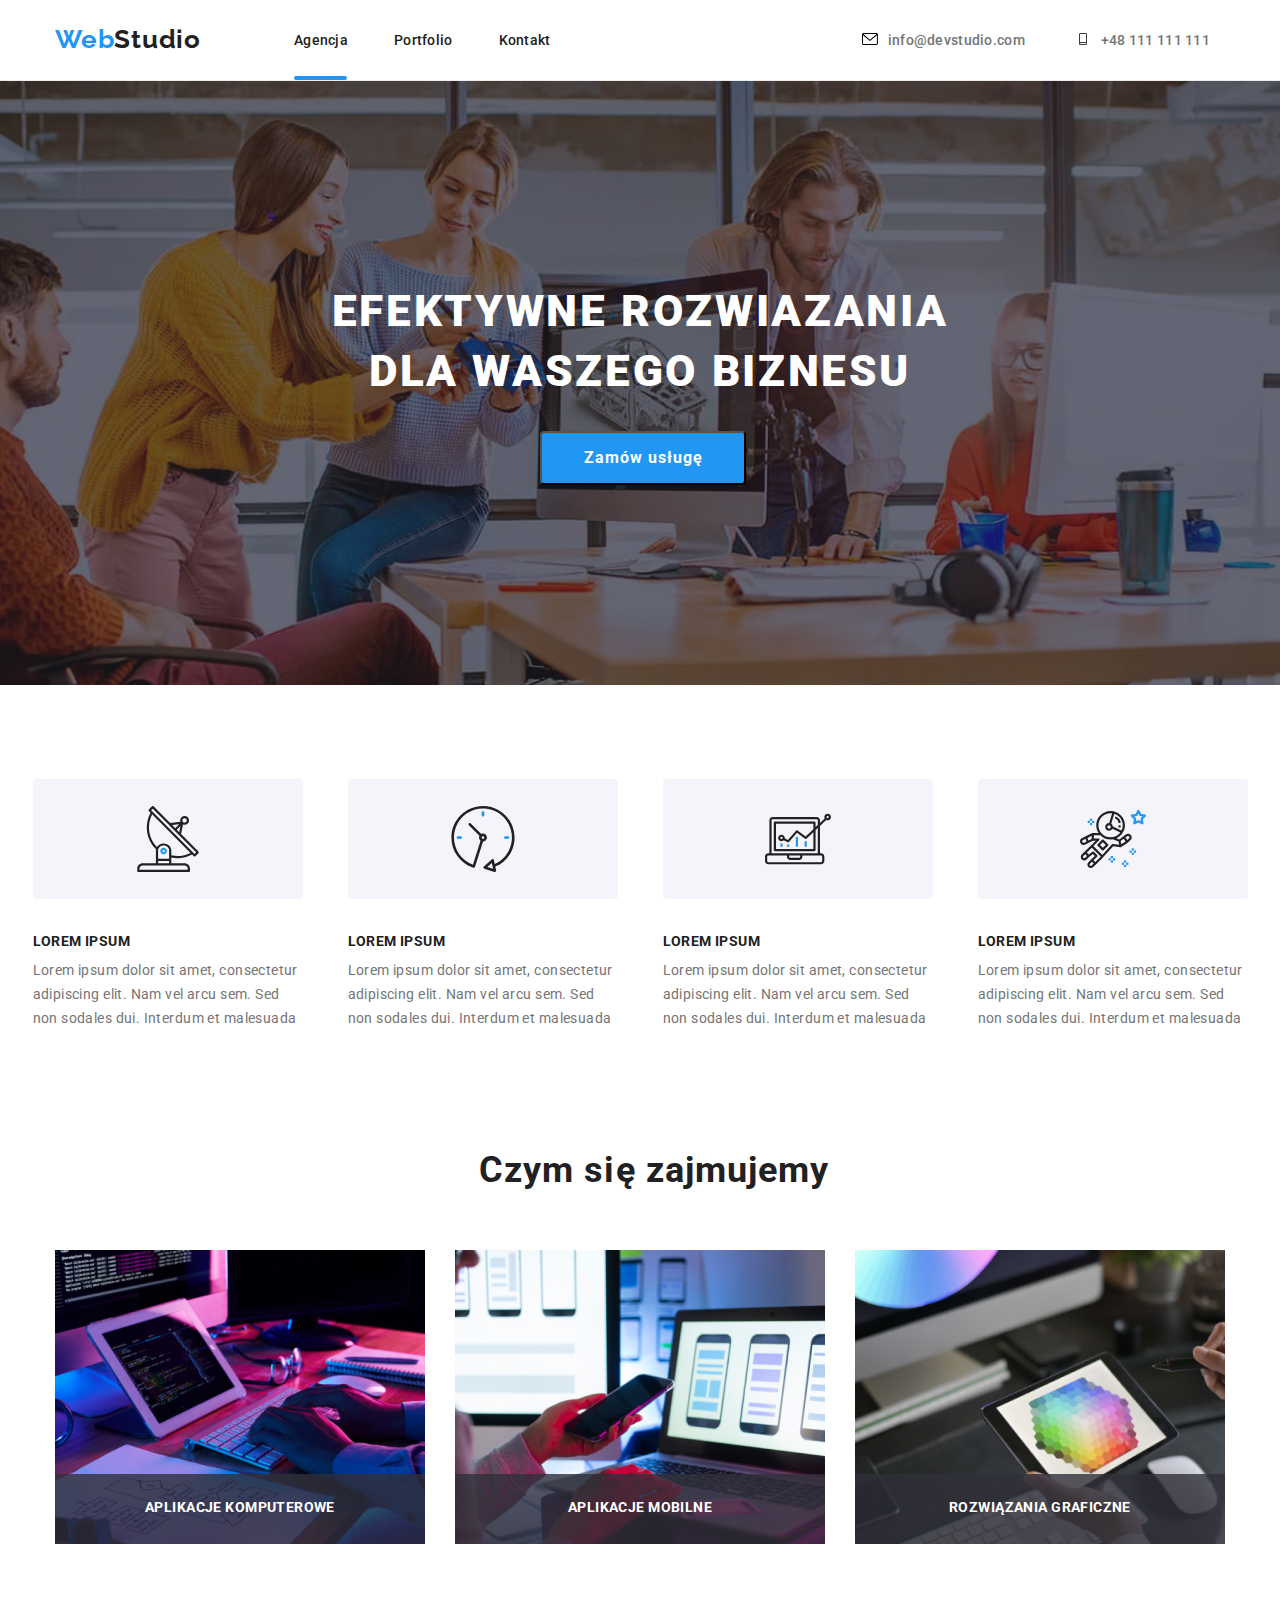
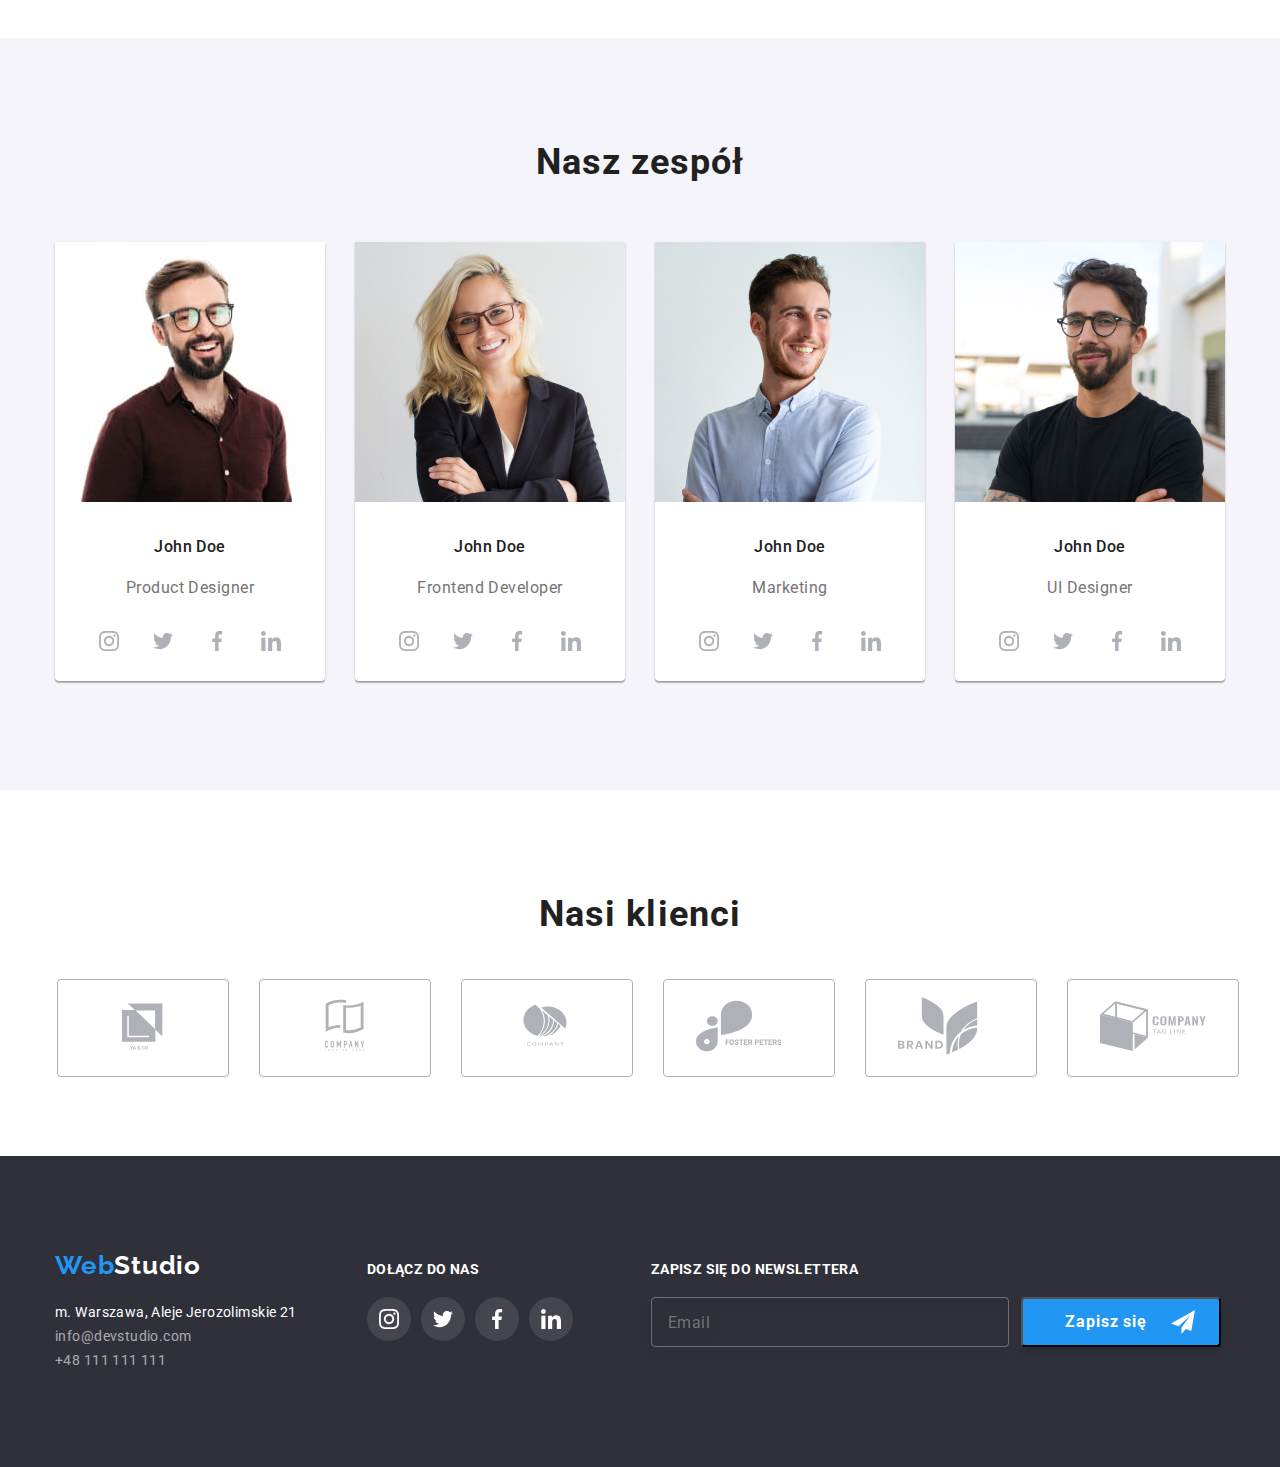
<file: index.html>
<!DOCTYPE html>
<html lang="en">
  <head>
    <meta charset="UTF-8" >
    <meta http-equiv="X-UA-Compatible" content="IE=edge">
    <meta name="viewport" content="width=device-width, initial-scale=1.0"/>
    <link rel="stylesheet" href="https://cdnjs.cloudflare.com/ajax/libs/modern-normalize/1.0.0/modern-normalize.min.css"/>
    <link rel="preconnect" href="https://fonts.googleapis.com">
    <link rel="preconnect" href="https://fonts.gstatic.com" crossorigin/>
    <link href="https://fonts.googleapis.com/css2?family=Raleway:wght@700&family=Roboto:wght@400;500;700;900&display=swap" rel="stylesheet"/>
    <link rel="stylesheet" href="./css/main.min.css">
    <title>WebStudio</title>
  </head>

  <body>
    <header class="header">
      <div class="container">
        <nav class="navigation">
          <a class="logo logo--light-theme link" href="./index.html"><span class="logo__span">Web</span>Studio</a>

          <ul class="navigation__list list">
            <li class="navigation__item agency--main">
              <a class="navigation__link link" href="./index.html">Agencja</a>
            </li>
            <li class="navigation__item">
              <a class="navigation__link link" href="./portfolio.html">Portfolio</a>
            </li>
            <li class="navigation__item">
              <a class="navigation__link link" href="#">Kontakt</a>
            </li>
          </ul>
        </nav>
        
        <div class="header-contact">
          <a class="mailto link" href="mailto:info@devstudio.com">
            <svg class="mailto__item">
              <use href="./images/sprite.svg#icon-envelope"></use>
            </svg>info@devstudio.com
          </a>
          
          <a class="phone link" href="tel:+48111111111">
            <svg class="phone__item">
              <use href="./images/sprite.svg#icon-smartphone"></use>
            </svg>+48 111 111 111
          </a>
        </div>

        <button class="menu-btn" type="button" data-menu-open>
          <svg class="menu-btn__icon" width="40" height="40">
            <use href="./images/sprite.svg#icon-menu"></use>
          </svg> 
        </button>
      </div>
    </header>

    <main>

      <!-- ======== HERO ======== -->

      <section class="hero">
        <div class="container">
          <h1 class="hero__header">
            EFEKTYWNE ROZWIAZANIA DLA WASZEGO BIZNESU
          </h1>

          <button class="modal-btn" type="button" data-modal-open>Zamów usługę</button>
        </div>
      </section>

      <!-- ======== NASZE ATUTY ======== -->

      <section class="our-strengths section">
        <div class="container">
          <ul class="our-strengths__list list">
            <li class="our-strengths__item">
              <svg class="our-strengths__icon">
                <use href="./images/sprite.svg#icon-antenna"></use>
              </svg>
              <h3 class="secondary-header">LOREM IPSUM</h3>
              <p class="our-strengths__text">
              Lorem ipsum dolor sit amet, consectetur adipiscing elit. Nam vel
              arcu sem. Sed non sodales dui. Interdum et malesuada
              </p>
            </li>

            <li class="our-strengths__item">
              <svg class="our-strengths__icon">
                <use href="./images/sprite.svg#icon-clock"></use>
              </svg>
              <h3 class="secondary-header">LOREM IPSUM</h3>
              <p class="our-strengths__text">
              Lorem ipsum dolor sit amet, consectetur adipiscing elit. Nam vel
              arcu sem. Sed non sodales dui. Interdum et malesuada
              </p>
            </li>

            <li class="our-strengths__item">
              <svg class="our-strengths__icon">
                <use href="./images/sprite.svg#icon-diagram"></use>
              </svg>
              <h3 class="secondary-header">LOREM IPSUM</h3>
              <p class="our-strengths__text">
              Lorem ipsum dolor sit amet, consectetur adipiscing elit. Nam vel
              arcu sem. Sed non sodales dui. Interdum et malesuada
              </p>
            </li>

            <li class="our-strengths__item">
              <svg class="our-strengths__icon">
                <use href="./images/sprite.svg#icon-astronaut"></use>
              </svg>
              <h3 class="secondary-header">LOREM IPSUM</h3>
              <p class="our-strengths__text">
              Lorem ipsum dolor sit amet, consectetur adipiscing elit. Nam vel
              arcu sem. Sed non sodales dui. Interdum et malesuada
              </p>
            </li>
          </ul>
        </div>
      </section>

      <!-- ======== CZYM SIĘ ZAJMUJEMY ======== -->

      <section class="what-we-do">
        <div class="container">
          <h2 class="main-header">Czym się zajmujemy</h2>

          <ul class="what-we-do__list list">
            <li class="what-we-do__item">
              <img class="what-we-do__img"
              src="./images/what-we-do/keyboard.jpg"
              alt="keyboard"
              width="370"
              height="294"/>
              <p class="secondary-header">APLIKACJE KOMPUTEROWE</p>
              </li>

              <li class="what-we-do__item">
                <img class="what-we-do__img"
              src="./images/what-we-do/phone.jpg"
              alt="phone"
              width="370"
              height="294"/>
              <p class="secondary-header">APLIKACJE MOBILNE</p>
              </li>
              <li class="what-we-do__item">
                <img class="what-we-do__img"
              src="./images/what-we-do/tablet.jpg"
              alt="tablet"
              width="370"
              height="294"/>
              <p class="secondary-header">ROZWIĄZANIA GRAFICZNE</p>
              </li>
          </ul>
        </div>
      </section>

      <!-- ======== NASZ ZESPÓŁ ======== -->

      <section class="our-team section">
        <div class="container">
          <h2 class="main-header">Nasz zespół</h2>

          <ul class="our-team__list list">
            <li class="our-team__item">
              <picture>
                <source media="(min-width: 1200px)"
                srcset="./images/our-team/men1.jpg 1x, ./images/our-team/men1@2x.jpg 2x">
                <source media="(min-width: 768px)"
                  srcset="./images/our-team/men1_tablet.jpg 1x, ./images/our-team/men1_tablet@2x.jpg 2x">
                <source
                  srcset="./images/our-team/men1_mobile.jpg 1x, ./images/our-team/men1_mobile@2x.jpg 2x">
                
                  <img class="our-team__img" src="./images/our-team/men1_mobile.jpg" alt="men1" />
              </picture>

              <h3 class="our-team__name">John Doe</h3>
              <p class="our-team__job">Product Designer</p>

                <ul class="social__list list">
                  <li class="social__item">
                    <a class="social__link" href="#">
                      <svg class="social__icon">
                        <use href="./images/sprite.svg#icon-instagram"></use>
                      </svg>
                    </a>
                  </li>
                  <li class="social__item">
                    <a class="social__link" href="#">
                      <svg class="social__icon">
                        <use href="./images/sprite.svg#icon-twitter"></use>
                      </svg>
                    </a>
                  </li>
                  <li class="social__item">
                    <a class="social__link" href="#">
                      <svg class="social__icon">
                        <use href="./images/sprite.svg#icon-facebook"></use>
                      </svg>
                    </a>
                  </li>
                  <li class="social__item">
                    <a class="social__link" href="#">
                      <svg class="social__icon">
                        <use href="./images/sprite.svg#icon-linkedin"></use>
                      </svg>
                    </a>
                  </li>
                </ul>
              </li>

              <li class="our-team__item">
                <picture>
                  <source media="(min-width: 1200px)"
                  srcset="./images/our-team/woman.jpg 1x, ./images/our-team/woman@2x.jpg 2x">
                  <source media="(min-width: 768px)"
                    srcset="./images/our-team/woman_tablet.jpg 1x, ./images/our-team/woman_tablet@2x.jpg 2x">
                  <source
                    srcset="./images/our-team/woman_mobile.jpg 1x, ./images/our-team/woman_mobile@2x.jpg 2x">
                  
                    <img class="our-team__img" src="./images/our-team/woman_mobile.jpg" alt="woman" />
                </picture>

              <h3 class="our-team__name">John Doe</h3>
              <p class="our-team__job">Frontend Developer</p>
              <ul class="social__list list">
                <li class="social__item">
                  <a class="social__link" href="#">
                    <svg class="social__icon">
                      <use href="./images/sprite.svg#icon-instagram"></use>
                    </svg>
                  </a>
                </li>
                <li class="social__item">
                  <a class="social__link" href="#">
                    <svg class="social__icon">
                      <use href="./images/sprite.svg#icon-twitter"></use>
                    </svg>
                  </a>
                </li>
                <li class="social__item">
                  <a class="social__link" href="#">
                    <svg class="social__icon">
                      <use href="./images/sprite.svg#icon-facebook"></use>
                    </svg>
                  </a>
                </li>
                <li class="social__item">
                  <a class="social__link" href="#">
                    <svg class="social__icon">
                      <use href="./images/sprite.svg#icon-linkedin"></use>
                    </svg>
                  </a>
                </li>
              </ul>
            </li>

            <li class="our-team__item">
              <picture>
                <source media="(min-width: 1200px)"
                srcset="./images/our-team/men2.jpg 1x, ./images/our-team/men2@2x.jpg 2x">
                <source media="(min-width: 768px)"
                  srcset="./images/our-team/men2_tablet.jpg 1x, ./images/our-team/men2_tablet@2x.jpg 2x">
                <source
                  srcset="./images/our-team/men2_mobile.jpg 1x, ./images/our-team/men2_mobile@2x.jpg 2x">
                
                  <img class="our-team__img" src="./images/our-team/men2_mobile.jpg" alt="men2" />
              </picture>

              <h3 class="our-team__name">John Doe</h3>
              <p class="our-team__job">Marketing</p>
              <ul class="social__list list">
                <li class="social__item">
                  <a class="social__link" href="#">
                    <svg class="social__icon">
                      <use href="./images/sprite.svg#icon-instagram"></use>
                    </svg>
                  </a>
                </li>
                <li class="social__item">
                  <a class="social__link" href="#">
                    <svg class="social__icon">
                      <use href="./images/sprite.svg#icon-twitter"></use>
                    </svg>
                  </a>
                </li>
                <li class="social__item">
                  <a class="social__link" href="#">
                    <svg class="social__icon">
                      <use href="./images/sprite.svg#icon-facebook"></use>
                    </svg>
                  </a>
                </li>
                <li class="social__item">
                  <a class="social__link" href="#">
                    <svg class="social__icon">
                      <use href="./images/sprite.svg#icon-linkedin"></use>
                    </svg>
                  </a>
                </li>
              </ul>
            </li>

            <li class="our-team__item">
              <picture>
                <source media="(min-width: 1200px)"
                srcset="./images/our-team/men3.jpg 1x, ./images/our-team/men3@2x.jpg 2x">
                <source media="(min-width: 768px)"
                  srcset="./images/our-team/men3_tablet.jpg 1x, ./images/our-team/men3_tablet@2x.jpg 2x">
                <source
                  srcset="./images/our-team/men3_mobile.jpg 1x, ./images/our-team/men3_mobile@2x.jpg 2x">
                
                  <img class="our-team__img" src="./images/our-team/men3_mobile.jpg" alt="men3" />
              </picture>

              <h3 class="our-team__name">John Doe</h3>
              <p class="our-team__job">UI Designer</p>
              <ul class="social__list list">
                <li class="social__item">
                  <a class="social__link" href="#">
                    <svg class="social__icon">
                      <use href="./images/sprite.svg#icon-instagram"></use>
                    </svg>
                  </a>
                </li>
                <li class="social__item">
                  <a class="social__link" href="#">
                    <svg class="social__icon">
                      <use href="./images/sprite.svg#icon-twitter"></use>
                    </svg>
                  </a>
                </li>
                <li class="social__item">
                  <a class="social__link" href="#">
                    <svg class="social__icon">
                      <use href="./images/sprite.svg#icon-facebook"></use>
                    </svg>
                  </a>
                </li>
                <li class="social__item">
                  <a class="social__link" href="#">
                    <svg class="social__icon">
                      <use href="./images/sprite.svg#icon-linkedin"></use>
                    </svg>
                  </a>
                </li>
              </ul>
            </li>
          </ul>
        </div>
      </section>

        <!-- ======== NASI KLIENCI ======== -->

      <section class="our-customers section">
        <div class="container">
          <h2 class="main-header">Nasi klienci</h2>

            <ul class="our-customers__list list">
              <li class="our-customers__item">
                <svg class="our-customers__icon">
                  <use href="./images/sprite.svg#icon-yaco"></use>
                </svg>
              </li>
              <li class="our-customers__item">
                <svg class="our-customers__icon">
                  <use href="./images/sprite.svg#icon-companydouble"></use>
                </svg>
              </li>
              <li class="our-customers__item">
                <svg class="our-customers__icon">
                  <use href="./images/sprite.svg#icon-companycircle"></use>
                </svg>
              </li>
              <li class="our-customers__item">
                <svg class="our-customers__icon">
                  <use href="./images/sprite.svg#icon-foster"></use>
                </svg>
              </li>
              <li class="our-customers__item">
                <svg class="our-customers__icon">
                  <use href="./images/sprite.svg#icon-brand"></use>
                </svg>
              </li>
              <li class="our-customers__item">
                <svg class="our-customers__icon">
                  <use href="./images/sprite.svg#icon-companysquare"></use>
                </svg>
              </li>
            </ul>
        </div>
      </section>
    </main>

    <!-- ======== FOOTER ======== -->

    <footer class="footer section">
      <div class="container">
        <div class="address-box">
        <div class="left-side">
          <p class="logo logo--dark-theme"><span class="logo__span">Web</span>Studio</p>

          <address class="address">
            <ul class="address__list list">
              <li class="address__item">
                <a class="address__home link" href="https://goo.gl/maps/9fJ4axjzsEz8mTYB8" target="_blank">
                  m. Warszawa, Aleje Jerozolimskie 21</a>
              </li>
            <li class="address__item">
                <a class="address__mailto link" href="mailto:info@devstudio.com"
                >info@devstudio.com</a>
              </li>
              <li class="address__item">
                <a class="address__phone link" href="tel:+48111111111">+48 111 111 111</a>
              </li>
            </ul>
          </address>
        </div>

        <div class="middle-side">      
          <h3 class="secondary-header">DOŁĄCZ DO NAS</h3>

          <ul class="join-us__list list">
            <li class="join-us__item">
              <a class="join-us__link" href="#">
                <svg class="social__icon">
                  <use href="./images/sprite.svg#icon-instagram">
                  </use>
                </svg>
              </a>
            </li>
            <li class="join-us__item">
              <a class="join-us__link" href="#">
                <svg class="social__icon">
                  <use href="./images/sprite.svg#icon-twitter">
                  </use>
                </svg>
              </a>
            </li>
            <li class="join-us__item">
              <a class="join-us__link" href="#">
                <svg class="social__icon">
                  <use href="./images/sprite.svg#icon-facebook">
                  </use>
                </svg>
              </a>
            </li>
            <li class="join-us__item">
              <a class="join-us__link" href="#">
                <svg class="social__icon">
                  <use href="./images/sprite.svg#icon-linkedin">
                  </use>
                </svg>
              </a>
            </li>
          </ul>
        </div>
      </div>

        <div class="right-side">
          <h3 class="secondary-header">ZAPISZ SIĘ DO NEWSLETTERA</h3>

          <form name="signup" autocomplete="on" novalidate>
            <ul class="singup__list list">
              <li class="singup__item">
                <label>
                  <input class="singup__email" type="email" name="email" placeholder="Email"/>
                </label>
              </li>

              <li class="singup__item">
                <button class="modal-btn" type="submit">Zapisz się
                  <svg class="singup__icon">
                    <use href="./images/sprite.svg#icon-send"></use>
                  </svg>
                </button>
              </li>
            </ul>
          </form>
        </div>
      </div>
    </footer>

    <div class="backdrop is-hidden" data-modal>
      <div class="modal">
        <button type="button" class="close-btn" data-modal-close>
          <svg class="close-btn-icon">
            <use href="./images/sprite.svg#close"></use>
          </svg>
        </button>

        <h4 class="modal__header">Zostaw swoje dane w formularzu poniżej</h4>

        <form name="modal__form" autocomplete="on" novalidate>
          <label class="modal__form-field">
            Imie
            <span class="modal__form-box">
              <input class="modal__form-input" type="text" name="username">
              <svg class="modal__form-input-icon">
                <use href="./images/sprite.svg#icon-person"></use>
              </svg>
            </span>
          </label>

          <label class="modal__form-field">
            Telefon
            <span class="modal__form-box">
              <input class="modal__form-input" type="tel" name="phone">
              <svg class="modal__form-input-icon">
                <use href="./images/sprite.svg#icon-phone"></use>
              </svg>
            </span>
          </label>

          <label class="modal__form-field">
            Email
            <span class="modal__form-box">
              <input class="modal__form-input" type="email" name="email">
              <svg class="modal__form-input-icon">
                <use href="./images/sprite.svg#icon-email"></use>
              </svg>
            </span>
          </label>
        
          <label class="modal__form-field">
            Komentarz
            <textarea class="modal__form-input-feedback" name="feedback" placeholder="Wprowadź tekst"></textarea>
          </label>
    
          <div class="modal__form-policy">
            <input class="modal__form-policy-input visually-hidden" id="user-policy" type="checkbox" name="policy">
            <label for="user-policy" class="modal__form-policy-text"> Oświadczam iż akceptuję <a class="rules-policy" href="#">Regulamin</a> i <a class="rules-policy" href="#">Politykę Prywatności</a>.
            </label>
          </div>

          <button class="form__btn" type="submit">Wyślij</button>
        </form>
      </div>
    </div>
    
    <script src="./js/modal.js"></script>

    <div class="menu-btn is-hidden" data-menu>
      <div class="modal">
        <svg class="close-btn-icon__menu" data-menu-close>
              <use href="./images/sprite.svg#close"></use>
        </svg>
        <ul class="mobile-navigation-list list">
              <li class="mobile-navigation-item">
                <a class="mobile-navigation__link link" href="./index.html">Agencja</a>
              </li>
              <li class="mobile-navigation-item">
                <a href="portfolio.html" class="mobile-navigation__link link">Portfolio</a>
              </li>
              <li class="mobile-navigation-item">
                <a href="#" class="mobile-navigation__link link">Kontakt</a>
              </li>
        </ul>
        <ul class="mobile-contact-list list">
              <li class="mobile-contact-item">
                <a class="mobile-contact-phone link" href="tel:48111111111">+48 111 111 111</a>
              </li>
              <li class="mobile-contact-item">
                <a class="mobile-contact-mail link" href="mailto:info@devstudio.com">info@devstudio.com</a>
              </li>
        </ul>
        <ul class="mobile-social-list list">
              <li class="mobile-social-item">
                <a class="mobile-social-link link" href="#" >Instagram</a>
              </li>
              <li class="mobile-social-item">
                <a class="mobile-social-link link" href="#" >Twitter</a>
              </li>
              <li class="mobile-social-item">
                <a class="mobile-social-link link" href="#" >Facebook</a>
              </li>
              <li class="mobile-social-item">
                <a class="mobile-social-link link" href="#" >LinkedIn</a>
              </li>
        </ul>
  </div>
</div>

<script src="js/menu-btn.js"></script>
</body>
</html>
</file>
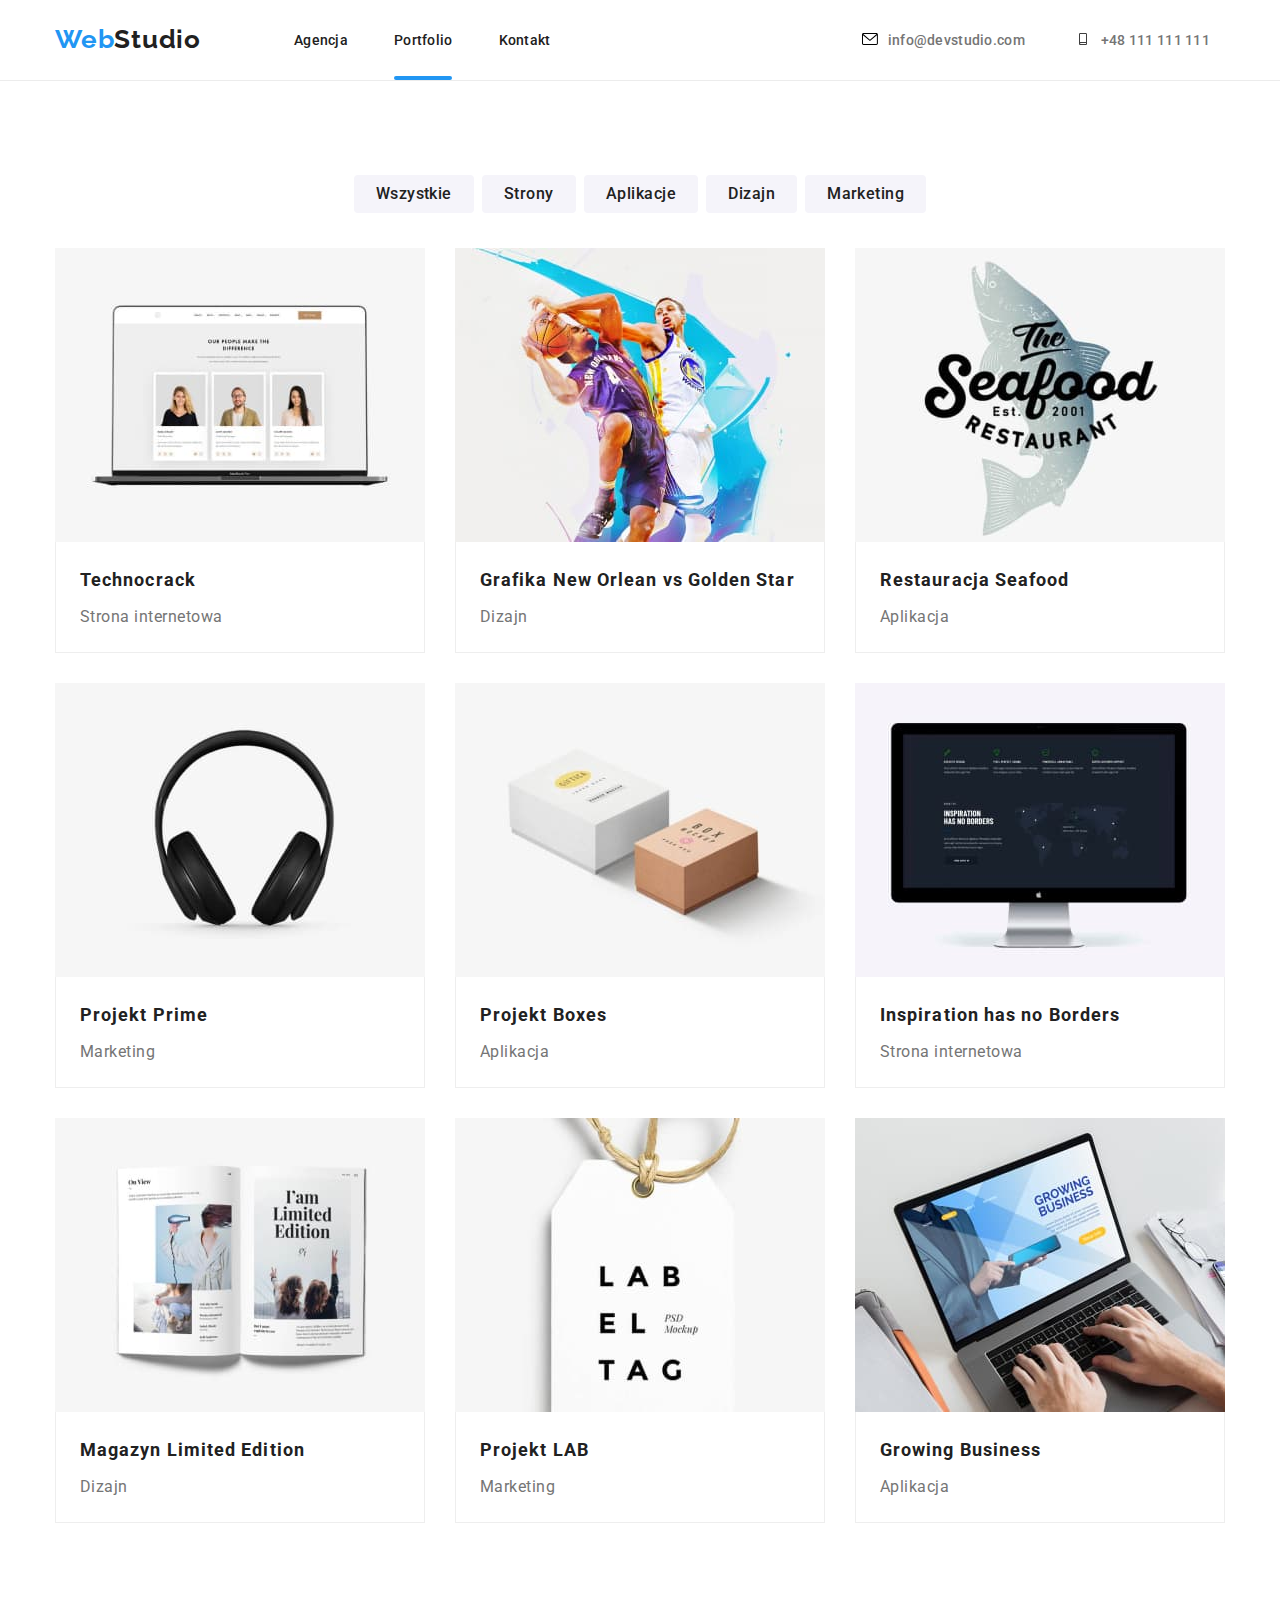
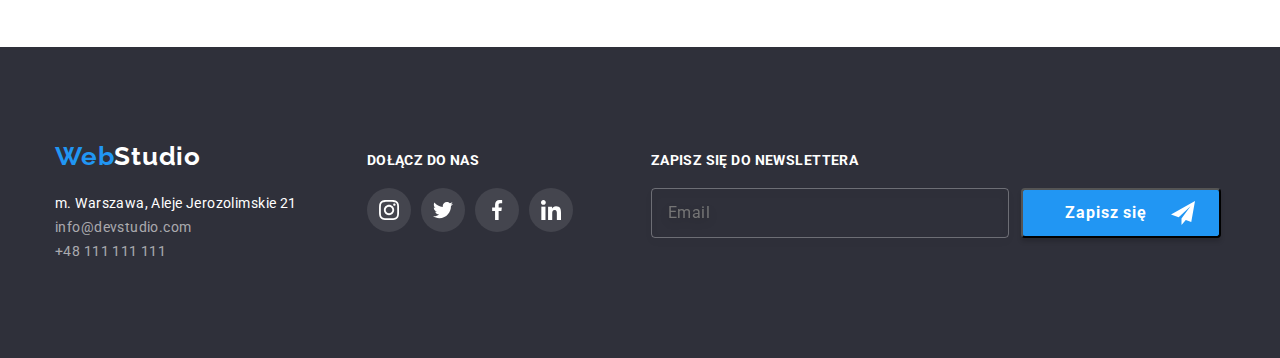
<file: portfolio.html>
<!DOCTYPE html>
<html lang="en">
  <head>
    <meta charset="UTF-8" />
    <meta http-equiv="X-UA-Compatible" content="IE=edge"/>
    <meta name="viewport" content="width=device-width, initial-scale=1.0"/>
    <link rel="stylesheet" href="https://cdnjs.cloudflare.com/ajax/libs/modern-normalize/1.0.0/modern-normalize.min.css"/>
    <link rel="preconnect" href="https://fonts.googleapis.com"/>
    <link rel="preconnect" href="https://fonts.gstatic.com" crossorigin/>
    <link href="https://fonts.googleapis.com/css2?family=Raleway:wght@700&family=Roboto:wght@400;500;700;900&display=swap" rel="stylesheet"/>
    <link rel="stylesheet" href="./css/porftolio.min.css"/>
    <title>Portfolio</title>
  </head>

  <body>
    <header class="header">
      <div class="container">
        <nav class="navigation">
          <a class="logo logo--light-theme link" href="./index.html"><span class="logo__span">Web</span>Studio</a>

          <ul class="navigation__list list">
            <li class="navigation__item">
              <a class="navigation__link link" href="./index.html">Agencja</a>
            </li>
            <li class="navigation__item">
              <a class="navigation__link link portfolio--main" href="./portfolio.html">Portfolio</a>
            </li>
            <li class="navigation__item">
              <a class="navigation__link link" href="#">Kontakt</a>
            </li>
          </ul>
        </nav>
        
        <div class="header-contact">
          <a class="mailto link" href="mailto:info@devstudio.com">
            <svg class="mailto__item">
              <use href="./images/sprite.svg#icon-envelope"></use>
            </svg>info@devstudio.com
          </a>
          
          <a class="phone link" href="tel:+48111111111">
            <svg class="phone__item">
              <use href="./images/sprite.svg#icon-smartphone"></use>
            </svg>+48 111 111 111
          </a>
        </div>

        <button class="menu-btn" type="button" data-menu-open>
          <svg class="menu-btn__icon" width="40" height="40">
            <use href="./images/sprite.svg#icon-menu"></use>
          </svg> 
        </button>
      </div>
    </header>

    <main>
      <section class="portfolio section">
        <div class="container">
          <ul class="button__list list">
            <li class="button__item">
              <button class="modal-btn-portfolio" type="button">Wszystkie</button>
            </li>
            <li class="button__item">
              <button class="modal-btn-portfolio" type="button">Strony</button>
            </li>
            <li class="button__item">
              <button class="modal-btn-portfolio" type="button">Aplikacje</button>
            </li>
            <li class="button__item">
              <button class="modal-btn-portfolio" type="button">Dizajn</button>
            </li>
            <li class="button__item">
              <button class="modal-btn-portfolio" type="button">Marketing</button>
            </li>
          </ul>
        </div>

        <div class="container">
          <ul class="images__list list">
            <li class="images__item">
              <div class="images-hidden">
                <picture>
                  <source media="(min-width: 1200px)"
                  srcset="./images/portfolio/technocrack_desktop.jpg 1x, ./images/portfolio/technocrack_desktop@2x.jpg 2x">
                  <source media="(min-width: 768px)"
                    srcset="./images/portfolio/technocrack_tablet.jpg 1x, ./images/portfolio/technocrack_tablet@2x.jpg 2x">
                  <source
                    srcset="./images/portfolio/technocrack_mobile.jpg 1x, ./images/portfolio/technocrack_mobile@2x.jpg 2x">
                  
                    <img class="images__img" src="./images/portfolio/technocrack_mobile.jpg" alt="technockack" />
                </picture>
                <p class="images__text">Technocrack jest popularną platformą wykorzystywaną do rozpowszechniania koronawirusa. Firmy wykorzystują tę platformę do celów szpiegowskich i ataków na niezabezpieczone serwery konkurencji</p>
              </div>
              <h3 class="images__name">Technocrack</h3>
              <p class="images__type">Strona internetowa</p>
            </li>

            <li class="images__item">
              <div class="images-hidden">
                <picture>
                  <source media="(min-width: 1200px)"
                  srcset="./images/portfolio/basketball_desktop.jpg 1x, ./images/portfolio/basketball_desktop@2x.jpg 2x">
                  <source media="(min-width: 768px)"
                    srcset="./images/portfolio/basketball_tablet.jpg 1x, ./images/portfolio/basketball_tablet@2x.jpg 2x">
                  <source
                    srcset="./images/portfolio/basketball_mobile.jpg 1x, ./images/portfolio/basketball_mobile@2x.jpg 2x">
                  
                    <img class="images__img" src="./images/portfolio/basketball_mobile.jpg" alt="basketball" />
                </picture>
                <p class="images__text">Technocrack jest popularną platformą wykorzystywaną do rozpowszechniania koronawirusa. Firmy wykorzystują tę platformę do celów szpiegowskich i ataków na niezabezpieczone serwery konkurencji</p>
              </div>
              <h3 class="images__name">Grafika New Orlean vs Golden Star</h3>
              <p class="images__type">Dizajn</p>
            </li>

            <li class="images__item">
              <div class="images-hidden">
                <picture>
                  <source media="(min-width: 1200px)"
                  srcset="./images/portfolio/restaurant_desktop.jpg 1x, ./images/portfolio/restaurant_desktop@2x.jpg 2x">
                  <source media="(min-width: 768px)"
                    srcset="./images/portfolio/restaurant_tablet.jpg 1x, ./images/portfolio/restaurant_tablet@2x.jpg 2x">
                  <source
                    srcset="./images/portfolio/restaurant_mobile.jpg 1x, ./images/portfolio/restaurant_mobile@2x.jpg 2x">
                  
                    <img class="images__img" src="./images/portfolio/restaurant_mobile.jpg" alt="restaurant" />
                </picture>
                <p class="images__text">Technocrack jest popularną platformą wykorzystywaną do rozpowszechniania koronawirusa. Firmy wykorzystują tę platformę do celów szpiegowskich i ataków na niezabezpieczone serwery konkurencji</p>
              </div>
              <h3 class="images__name">Restauracja Seafood</h3>
              <p class="images__type">Aplikacja</p>
            </li>

            <li class="images__item">
              <div class="images-hidden">
                <picture>
                  <source media="(min-width: 1200px)"
                  srcset="./images/portfolio/earphone_desktop.jpg 1x, ./images/portfolio/earphone_desktop@2x.jpg 2x">
                  <source media="(min-width: 768px)"
                    srcset="./images/portfolio/earphone_tablet.jpg 1x, ./images/portfolio/earphone_tablet@2x.jpg 2x">
                  <source
                    srcset="./images/portfolio/earphone_mobile.jpg 1x, ./images/portfolio/earphone_mobile@2x.jpg 2x">
                  
                    <img class="images__img" src="./images/portfolio/earphone_mobile.jpg" alt="earphone" />
                </picture>
                <p class="images__text">Technocrack jest popularną platformą wykorzystywaną do rozpowszechniania koronawirusa. Firmy wykorzystują tę platformę do celów szpiegowskich i ataków na niezabezpieczone serwery konkurencji</p>
              </div>
              <h3 class="images__name">Projekt Prime</h3>
              <p class="images__type">Marketing</p>
            </li>

            <li class="images__item">
              <div class="images-hidden">
                <picture>
                  <source media="(min-width: 1200px)"
                  srcset="./images/portfolio/boxes_desktop.jpg 1x, ./images/portfolio/boxes_desktop@2x.jpg 2x">
                  <source media="(min-width: 768px)"
                    srcset="./images/portfolio/boxes_tablet.jpg 1x, ./images/portfolio/boxes_tablet@2x.jpg 2x">
                  <source
                    srcset="./images/portfolio/boxes_mobile.jpg 1x, ./images/portfolio/boxes_mobile@2x.jpg 2x">
                  
                    <img class="images__img" src="./images/portfolio/boxes_mobile.jpg" alt="boxes" />
                </picture>
                <p class="images__text">Technocrack jest popularną platformą wykorzystywaną do rozpowszechniania koronawirusa. Firmy wykorzystują tę platformę do celów szpiegowskich i ataków na niezabezpieczone serwery konkurencji</p>
              </div>
              <h3 class="images__name">Projekt Boxes</h3>
              <p class="images__type">Aplikacja</p>
            </li>

            <li class="images__item">
              <div class="images-hidden">
                <picture>
                  <source media="(min-width: 1200px)"
                  srcset="./images/portfolio/monitor_desktop.jpg 1x, ./images/portfolio/monitor_desktop@2x.jpg 2x">
                  <source media="(min-width: 768px)"
                    srcset="./images/portfolio/monitor_tablet.jpg 1x, ./images/portfolio/monitor_tablet@2x.jpg 2x">
                  <source
                    srcset="./images/portfolio/monitor_mobile.jpg 1x, ./images/portfolio/monitor_mobile@2x.jpg 2x">
                  
                    <img class="images__img" src="./images/portfolio/monitor_mobile.jpg" alt="monitor" />
                </picture>
              <p class="images__text">Technocrack jest popularną platformą wykorzystywaną do rozpowszechniania koronawirusa. Firmy wykorzystują tę platformę do celów szpiegowskich i ataków na niezabezpieczone serwery konkurencji</p>
            </div>
            <h3 class="images__name">Inspiration has no Borders</h3>
            <p class="images__type">Strona internetowa</p>
          </li>

          <li class="images__item">
            <div class="images-hidden">
              <picture>
                <source media="(min-width: 1200px)"
                srcset="./images/portfolio/book_desktop.jpg 1x, ./images/portfolio/book_desktop@2x.jpg 2x">
                <source media="(min-width: 768px)"
                  srcset="./images/portfolio/book_tablet.jpg 1x, ./images/portfolio/book_tablet@2x.jpg 2x">
                <source
                  srcset="./images/portfolio/book_mobile.jpg 1x, ./images/portfolio/book_mobile@2x.jpg 2x">
                
                  <img class="images__img" src="./images/portfolio/book_mobile.jpg" alt="book" />
              </picture>
              <p class="images__text">Technocrack jest popularną platformą wykorzystywaną do rozpowszechniania koronawirusa. Firmy wykorzystują tę platformę do celów szpiegowskich i ataków na niezabezpieczone serwery konkurencji</p>
            </div>
            <h3 class="images__name">Magazyn Limited Edition</h3>
            <p class="images__type">Dizajn</p>
          </li>

          <li class="images__item">
            <div class="images-hidden">
              <picture>
                <source media="(min-width: 1200px)"
                srcset="./images/portfolio/lab_desktop.jpg 1x, ./images/portfolio/lab_desktop@2x.jpg 2x">
                <source media="(min-width: 768px)"
                  srcset="./images/portfolio/lab_tablet.jpg 1x, ./images/portfolio/lab_tablet@2x.jpg 2x">
                <source
                  srcset="./images/portfolio/lab_mobile.jpg 1x, ./images/portfolio/lab_mobile@2x.jpg 2x">
                
                  <img class="images__img" src="./images/portfolio/lab_mobile.jpg" alt="lab" />
              </picture>
              <p class="images__text">Technocrack jest popularną platformą wykorzystywaną do rozpowszechniania koronawirusa. Firmy wykorzystują tę platformę do celów szpiegowskich i ataków na niezabezpieczone serwery konkurencji</p>
            </div>
            <h3 class="images__name">Projekt LAB</h3>
            <p class="images__type">Marketing</p>
          </li>

          <li class="images__item">
            <div class="images-hidden">
              <picture>
                <source media="(min-width: 1200px)"
                srcset="./images/portfolio/laptop_desktop.jpg 1x, ./images/portfolio/laptop_desktop@2x.jpg 2x">
                <source media="(min-width: 768px)"
                  srcset="./images/portfolio/laptop_tablet.jpg 1x, ./images/portfolio/laptop_tablet@2x.jpg 2x">
                <source
                  srcset="./images/portfolio/laptop_mobile.jpg 1x, ./images/portfolio/laptop_mobile@2x.jpg 2x">
                
                  <img class="images__img" src="./images/portfolio/laptop_mobile.jpg" alt="laptop" />
              </picture>
              <p class="images__text">Technocrack jest popularną platformą wykorzystywaną do rozpowszechniania koronawirusa. Firmy wykorzystują tę platformę do celów szpiegowskich i ataków na niezabezpieczone serwery konkurencji</p>
            </div>
            <h3 class="images__name">Growing Business</h3>
            <p class="images__type">Aplikacja</p>
          </li>
        </ul>
      </div>
      </section>
    </main>

   <!-- ======== FOOTER ======== -->

   <footer class="footer section">
    <div class="container">
      <div class="address-box">
      <div class="left-side">
        <p class="logo logo--dark-theme"><span class="logo__span">Web</span>Studio</p>

        <address class="address">
          <ul class="address__list list">
            <li class="address__item">
              <a class="address__home link" href="https://goo.gl/maps/9fJ4axjzsEz8mTYB8" target="_blank">
                m. Warszawa, Aleje Jerozolimskie 21</a>
            </li>
          <li class="address__item">
              <a class="address__mailto link" href="mailto:info@devstudio.com"
              >info@devstudio.com</a>
            </li>
            <li class="address__item">
              <a class="address__phone link" href="tel:+48111111111">+48 111 111 111</a>
            </li>
          </ul>
        </address>
      </div>

      <div class="middle-side">      
        <h3 class="secondary-header">DOŁĄCZ DO NAS</h3>

        <ul class="join-us__list list">
          <li class="join-us__item">
            <a class="join-us__link" href="#">
              <svg class="social__icon">
                <use href="./images/sprite.svg#icon-instagram">
                </use>
              </svg>
            </a>
          </li>
          <li class="join-us__item">
            <a class="join-us__link" href="#">
              <svg class="social__icon">
                <use href="./images/sprite.svg#icon-twitter">
                </use>
              </svg>
            </a>
          </li>
          <li class="join-us__item">
            <a class="join-us__link" href="#">
              <svg class="social__icon">
                <use href="./images/sprite.svg#icon-facebook">
                </use>
              </svg>
            </a>
          </li>
          <li class="join-us__item">
            <a class="join-us__link" href="#">
              <svg class="social__icon">
                <use href="./images/sprite.svg#icon-linkedin">
                </use>
              </svg>
            </a>
          </li>
        </ul>
      </div>
    </div>

      <div class="right-side">
        <h3 class="secondary-header">ZAPISZ SIĘ DO NEWSLETTERA</h3>

        <form name="signup" autocomplete="on" novalidate>
          <ul class="singup__list list">
            <li class="singup__item">
              <label>
                <input class="singup__email" type="email" name="email" placeholder="Email"/>
              </label>
            </li>

            <li class="singup__item">
              <button class="modal-btn" type="submit">Zapisz się
                <svg class="singup__icon">
                  <use href="./images/sprite.svg#icon-send"></use>
                </svg>
              </button>
            </li>
          </ul>
        </form>
      </div>
    </div>
  </footer>
  </body>
</html>
</file>
<file: css/main.min.css>
.visually-hidden{position:absolute !important;clip:rect(1px 1px 1px 1px);clip:rect(1px, 1px, 1px, 1px);padding:0 !important;height:1px !important;width:1px !important;overflow:hidden}:root{--main-font: "Roboto", sans-serif;--secondary-font: "Raleway", sans-serif;--main-color: #212121;--secondary-color: #2196f3;--tertiary-color: #ffffff;--quaternary-color: #2f303a;--quinary-color: #ECECEC;--senary-color: #f5f4fa;--septenary-color: #757575;--octonary-color: #EEEEEE;--nonary-color: #AFB1B8}body{font-family:var(--main-font);margin:0;padding:0}h1,h2,h3,h4,h5,h6{margin:0;padding:0}ul,ol{margin:0;padding:0}p{margin:0;padding:0}img{display:block}.list{list-style:none}.link{text-decoration:none}.container{width:100%;padding:0 15px;margin:0 auto}@media screen and (min-width: 320px)and (max-width: 767px){.container{width:480px;align-items:center}}@media screen and (min-width: 768px){.container{width:768px;align-items:center}}@media screen and (min-width: 1200px){.container{width:1200px;align-items:center}}.section{padding-top:60px;padding-bottom:60px}@media screen and (min-width: 1200px){.section{padding-top:94px;padding-bottom:94px}}.backdrop{position:fixed;left:0;top:0;width:100%;height:100%;background-color:rgba(0,0,0,.2);opacity:1;transition:opacity 250ms cubic-bezier(0.4, 0, 0.2, 1)}.logo{font-family:var(--secondary-font);font-weight:700;font-size:24px;line-height:1.167;letter-spacing:.03em;padding-top:16px;padding-bottom:16px}.logo__span{color:var(--secondary-color)}.logo--light-theme{color:var(--main-color);background-color:var(--tertiary-color)}.logo--dark-theme{color:var(--tertiary-color);background-color:var(--quaternary-color)}@media screen and (min-width: 768px){.logo{padding-top:0px}}@media screen and (min-width: 1200px){.logo{font-size:26px;line-height:1.192}}.main-header{margin-bottom:30px;font-weight:700;font-size:28px;line-height:1.176;text-align:center;letter-spacing:.03em;color:var(--main-color)}@media screen and (min-width: 1200px){.main-header{margin-bottom:50px;font-size:36px;line-height:1.667}}.menu-btn .modal{width:480px;min-height:796px}.mobile-navigation-list{display:block}.mobile-navigation-item:not(:last-child){margin-bottom:32px}.mobile-navigation-item:last-child{margin-bottom:306px}.mobile-navigation__link{font-weight:500;font-size:40px;line-height:1.175;letter-spacing:.02em;color:var(--main-color);transition-duration:250ms;transition-timing-function:cubic-bezier(0.4, 0, 0.2, 1)}.mobile-navigation__link:hover,.mobile-navigation__link:focus{color:var(--secondary-color)}.mobile-contact-list{display:block}.mobile-contact-item:not(:last-child){margin-bottom:32px}.mobile-contact-phone{font-weight:500;font-size:34px;line-height:40px;letter-spacing:.02em;color:var(--secondary-color)}.mobile-contact-mail{font-weight:500;font-size:24px;line-height:28px;letter-spacing:.02em;color:var(--septenary-color)}.mobile-social-list{display:flex;margin-top:64px}.mobile-social-item:not(:last-child){margin-right:10px;border-right:1px solid rgba(33,33,33,.2)}.mobile-social-item .mobile-social-link{font-weight:500;font-size:18px;line-height:1.222;letter-spacing:.02em;color:var(--secondary-color);padding-right:10px}.modal-btn{font-weight:700;font-size:16px;line-height:1.875;padding-left:42px;align-items:center;text-align:center;letter-spacing:.06em;color:var(--tertiary-color);cursor:pointer;background-color:var(--secondary-color);box-shadow:0px 4px 4px rgba(0,0,0,.15);border-radius:4px}@media screen and (min-width: 1200px){.modal-btn{padding-left:-42px}}.modal{position:absolute;top:50%;left:50%;transform:translate(-50%, -50%);width:450px;min-height:609px;background-color:var(--tertiary-color);padding:40px}.is-hidden{opacity:0;pointer-events:none}.close-btn{display:flex;position:absolute;align-items:center;justify-content:center;top:8px;right:8px;width:30px;height:30px;background-color:rgba(0,0,0,0);border-radius:50%;border:1px solid rgba(0,0,0,.1);box-sizing:border-box;cursor:pointer}.close-btn-icon__menu{display:flex;position:absolute;right:25px;top:21px;width:18px;height:18px;transition-duration:250ms;transition-timing-function:cubic-bezier(0.4, 0, 0.2, 1);cursor:pointer}.close-btn-icon__menu:hover,.close-btn-icon__menu:focus{color:var(--secondary-color)}.modal__header{font-weight:700;font-size:20px;line-height:1.15;text-align:center;letter-spacing:.03em;color:var(--main-color);padding-bottom:12px}.modal__form-field{position:relative;display:flex;flex-direction:column;font-weight:400;font-size:12px;line-height:1.667;letter-spacing:.01em;color:var(--septenary-color)}.modal__form-box{display:block;position:relative;margin-top:4px;margin-bottom:10px}.modal__form-input{width:100%;height:40px;border:1px solid rgba(33,33,33,.2);border-radius:4px;padding-left:42px;transition-duration:250ms;transition-timing-function:cubic-bezier(0.4, 0, 0.2, 1)}.modal__form-input:focus{outline:none;border-color:var(--secondary-color)}.modal__form-input-icon{position:absolute;top:14px;left:15px;width:12px;height:12px;transition:fill 250ms cubic-bezier(0.4, 0, 0.2, 1)}.modal__form-input:focus+.modal__form-input-icon{fill:var(--secondary-color)}.modal__form-input-feedback{width:100%;height:120px;padding:12px 16px;margin-top:4px;border:1px solid rgba(33,33,33,.2);border-radius:4px;resize:none;transition:border-color 250ms cubic-bezier(0.4, 0, 0.2, 1)}.modal__form-input-feedback:focus{outline:none;border-color:var(--secondary-color)}.modal__form-input-feedback::placeholder{font-weight:400;font-size:12px;line-height:1.667;letter-spacing:.01em;color:rgba(117,117,117,.5)}.modal__form-policy{margin-top:20px;margin-bottom:30px;margin-left:14px}.modal__form-policy-text{font-size:14px;line-height:1.714;letter-spacing:.03em;color:var(--septenary-color)}.modal__form-policy-text::before{display:inline-block;content:"";width:16px;height:16px;border:2px solid var(--main-color);border-radius:2px}.modal__form-policy-input:checked+.modal__form-policy-text::before{background-image:url(../images/Vector.svg);background-repeat:no-repeat;background-position:center;background-size:contain;border:none;background-color:var(--secondary-color);transition:opacity 250ms cubic-bezier(0.4, 0, 0.2, 1)}.rules-policy{color:var(--secondary-color)}.form__btn{display:block;width:200px;height:50px;margin-left:auto;margin-right:auto;font-weight:700;font-size:16px;line-height:1.875;align-items:center;text-align:center;letter-spacing:.06em;color:var(--tertiary-color);background:var(--secondary-color);box-shadow:0px 4px 4px rgba(0,0,0,.15);border-radius:4px;cursor:pointer}@media screen and (min-width: 768px){.modal{width:480px;min-height:796px}.close-btn-icon{width:18px;height:18px}.close-btn-icon__menu{display:none}}@media screen and (min-width: 1200px){.modal{width:528px;min-height:581px}}.secondary-header{font-weight:700;font-size:14px;line-height:1.143;letter-spacing:.03em;align-items:center;justify-content:center;color:var(--tertiary-color)}.social__list{display:flex;align-items:center;justify-content:center;padding:16px 32px 18px}.social__link{display:flex;width:44px;height:44px;fill:var(--nonary-color);border-radius:50%;align-items:center;justify-content:center;transition-duration:250ms;transition-timing-function:cubic-bezier(0.4, 0, 0.2, 1)}.social__link:hover,.social__link:focus{fill:var(--tertiary-color);background-color:var(--secondary-color)}.social__icon{width:20px;height:20px}@media screen and (min-width: 768px){.social__list{display:flex;padding:16px 32px 24px}}@media screen and (min-width: 1200px){.social__list{justify-content:space-between;padding:16px 32px 18px}}.header{border-bottom:1px solid var(--quinary-color)}.header .container{display:flex}.navigation{display:flex}.navigation__list,.mailto,.phone{display:none}.menu-btn{margin-left:auto;margin-right:-15px;border:none;background-color:rgba(0,0,0,0);transition-duration:250ms;transition-timing-function:cubic-bezier(0.4, 0, 0.2, 1)}.menu-btn:hover,.menu-btn:focus{fill:var(--secondary-color);cursor:pointer}.navigation__link{color:var(--main-color)}@media screen and (min-width: 768px){.menu-btn{display:none}.header .logo{padding:26px 0;margin-right:83px;align-items:center}.navigation__list{display:flex;align-items:center}.mailto,.phone{display:block;justify-content:center;align-items:center}.navigation__item{padding-top:25px;padding-bottom:25px}.navigation__item:not(:last-child){margin-right:60px}.navigation__link,.mailto,.phone{font-weight:500;font-size:14px;line-height:1.143;letter-spacing:.02em;transition-duration:250ms;transition-timing-function:cubic-bezier(0.4, 0, 0.2, 1)}.navigation__link:hover,.navigation__link:focus,.mailto:hover,.mailto:focus,.phone:hover,.phone:focus{fill:var(--secondary-color);color:var(--secondary-color)}.navigation__link{color:var(--main-color)}.header-contact{margin-left:auto;margin-right:15px}.mailto,.phone{font-size:12px;line-height:1.667;color:var(--septenary-color)}.mailto:hover,.mailto:focus,.phone:hover,.phone:focus{color:var(--secondary-color)}.mailto{margin-left:auto}.mailto__item,.phone__item{width:16px;height:12px;cursor:pointer;margin-right:10px}.agency--main::after{position:absolute;top:76px;display:block;content:"";width:53px;height:4px;background:var(--secondary-color);border-radius:2px}.portfolio--main::after{position:absolute;top:76px;display:block;content:"";width:58px;height:4px;background:var(--secondary-color);border-radius:2px}}@media screen and (min-width: 1200px){.header .logo{padding:24px 0 25px 0;margin-right:93px;align-items:center}.navigation__list{display:flex;align-items:center}.navigation__item{padding-top:-25px;padding-bottom:-25px}.navigation__item:not(:last-child){margin-right:46px}.header-contact{display:flex}.header .mailto{margin-right:50px}.mailto,.phone{font-size:14px;line-height:1.143}}.hero{background-color:var(--quaternary-color)}.hero__header{padding-top:118px;padding-bottom:30px;margin-left:auto;margin-right:auto;width:365px;font-weight:900;font-size:26px;line-height:1.615;text-align:center;letter-spacing:.06em;color:var(--tertiary-color)}.hero .modal-btn{margin-left:125px;margin-bottom:118px;font-weight:700;font-size:16px;line-height:1.875;align-items:center;text-align:center;letter-spacing:.06em;color:var(--tertiary-color);cursor:pointer;background-color:var(--secondary-color);box-shadow:0px 4px 4px rgba(0,0,0,.15);border-radius:4px;padding:10px 41px 10px 42px}@media screen and (min-width: 320px)and (max-width: 767px){.hero{background-color:var(--quaternary-color);background-image:linear-gradient(rgba(47, 48, 58, 0.4), rgba(47, 48, 58, 0.4)),url(../images/background-image_mobile.jpg);background-repeat:no-repeat;background-position:center top;background-size:480px 400px}}@media screen and (min-device-pixel-ratio: 2)and (min-width: 320px)and (max-width: 767px),screen and (min-resolution: 192dpi)and (min-width: 320px)and (max-width: 767px),screen and (min-resolution: 2dppx)and (min-width: 320px)and (max-width: 767px){.hero{background-image:linear-gradient(rgba(47, 48, 58, 0.4), rgba(47, 48, 58, 0.4)),url(../images/background-image_mobile@2x.jpg)}}@media screen and (min-width: 768px){.hero{background-image:linear-gradient(rgba(47, 48, 58, 0.4), rgba(47, 48, 58, 0.4)),url(../images/background-image_tablet.jpg);background-repeat:no-repeat;background-position:center top;background-size:768px 400px}.hero__header{width:365px}.hero .modal-btn{margin-left:269px}}@media screen and (min-device-pixel-ratio: 2)and (min-width: 768px),screen and (min-resolution: 192dpi)and (min-width: 768px),screen and (min-resolution: 2dppx)and (min-width: 768px){.hero{background-image:linear-gradient(rgba(47, 48, 58, 0.4), rgba(47, 48, 58, 0.4)),url(../images/background-image_tablet@2x.jpg)}}@media screen and (min-width: 1200px){.hero{background-color:var(--quaternary-color);background-image:linear-gradient(rgba(47, 48, 58, 0.4), rgba(47, 48, 58, 0.4)),url(../images/background-image.jpg);background-repeat:no-repeat;background-position:center;background-size:cover}.hero__header{padding-top:200px;padding-bottom:30px;width:652px;font-size:44px;line-height:1.364}.hero .modal-btn{margin-left:485px;margin-bottom:200px}}@media screen and (min-device-pixel-ratio: 2)and (min-width: 1200px),screen and (min-resolution: 192dpi)and (min-width: 1200px),screen and (min-resolution: 2dppx)and (min-width: 1200px){.hero{background-image:linear-gradient(rgba(47, 48, 58, 0.4), rgba(47, 48, 58, 0.4)),url(../images/background-image@2x.jpg)}}.our-strengths__list{display:block}.our-strengths__icon{width:450px;height:120px;background-color:var(--senary-color);border-radius:4px}.our-strengths .secondary-header{color:var(--main-color)}.our-strengths__text{width:450px;font-weight:400;font-size:14px;line-height:1.714;letter-spacing:.03em;color:var(--septenary-color)}@media screen and (min-width: 320px)and (max-width: 767px){.our-strengths__icon{padding:25px 192px;margin-bottom:30px}.our-strengths .secondary-header{padding-bottom:10px;padding-top:0}}.our-strengths__item:not(:last-child){margin-bottom:30px}.our-strengths .secondary-header{text-align:center}@media screen and (min-width: 768px){.our-strengths__list{display:flex;flex-wrap:wrap;margin:-15px}.our-strengths__icon{width:354px;padding:25px 144px}.our-strengths__icon:not(:last-child){margin-bottom:30px}.our-strengths .secondary-header{text-align:left;margin-bottom:10px}.our-strengths__text{width:354px}.our-strengths__item{margin:15px;flex-basis:calc(50% - 60px)}}@media screen and (min-width: 1200px){.our-strengths__list{display:flex;flex-wrap:nowrap;justify-content:center}.our-strengths__item{flex-basis:auto}.our-strengths__item:not(:last-child){margin-right:30px}.our-strengths__icon{width:270px;padding:25px 102px;margin-bottom:55px}.our-strengths__text{width:270px}}.what-we-do .main-header{display:none}.what-we-do__list{display:none}@media screen and (min-width: 1200px){.what-we-do .main-header{display:flex;margin-left:424px;margin-bottom:50px}.what-we-do__list{display:flex}.what-we-do__item{position:relative}.what-we-do__item:not(:last-child){margin-right:30px}.what-we-do .secondary-header{width:370px;height:70px;text-align:center;text-transform:uppercase;background:rgba(47,48,58,.8);color:var(--tertiary-color);padding-top:25px}.what-we-do__item>.secondary-header{position:absolute;top:224px}}.our-team{display:block;background:var(--senary-color)}.our-team__list{display:block}.our-team__item{background:var(--tertiary-color);box-shadow:0px 1px 3px rgba(0,0,0,.12),0px 1px 1px rgba(0,0,0,.14),0px 2px 1px rgba(0,0,0,.2);border-radius:0px 0px 4px 4px;margin-bottom:30px;margin-top:15px}.our-team__name{font-weight:500;color:var(--main-color);padding-top:30px;padding-bottom:10px}.our-team__job{font-weight:400;color:var(--septenary-color)}.our-team__name,.our-team__job{font-size:16px;line-height:1.888;text-align:center;letter-spacing:.03em}@media screen and (min-width: 768px){.our-team__list{display:flex;flex-wrap:wrap;margin:-15px}.our-team__item{margin-left:15px;margin-right:15px;flex-basis:25%}}@media screen and (min-width: 1200px){.our-team__list{display:flex;flex-wrap:nowrap;justify-content:center;align-items:center}.our-team{margin-top:94px}}.our-customers__list{display:flex;flex-wrap:wrap;margin:-15px}.our-customers__item{margin:15px;flex-basis:calc(50% - 60px);border:1px solid var(--nonary-color);box-sizing:border-box;border-radius:4px;padding:16px 50px;fill:var(--nonary-color);cursor:pointer;transition-duration:250ms;transition-timing-function:cubic-bezier(0.4, 0, 0.2, 1)}.our-customers__item:hover,.our-customers__item:focus{fill:var(--secondary-color)}.our-customers__icon{width:106px;height:60px}@media screen and (min-width: 768px){.our-customers__list{display:flex;flex-wrap:wrap;margin-left:15px}.our-customers__item{flex-basis:calc(33.3333333333% - 60px)}.our-customers__icon{width:106px;height:60px}}@media screen and (min-width: 1200px){.our-customers__list{display:flex;flex-wrap:nowrap;margin-left:0;justify-content:center}.our-customers__item{margin:0px;border:1px solid var(--nonary-color);flex-basis:auto;padding:16px 32px;box-sizing:border-box;border-radius:4px;padding:16px 32px;fill:var(--nonary-color);cursor:pointer;transition-duration:250ms;transition-timing-function:cubic-bezier(0.4, 0, 0.2, 1)}.our-customers__item:hover,.our-customers__item:focus{fill:var(--secondary-color)}.our-customers__item:not(:last-child){margin-right:30px}.our-customers__icon{width:106px;height:60px}}.footer{background-color:var(--quaternary-color)}.footer .container{display:block;text-align:center}.address__home{color:var(--tertiary-color)}.logo--dark-theme{padding-bottom:20px}.address__mailto,.address__phone{color:rgba(255,255,255,.6)}.address__home,.address__mailto,.address__phone{padding-bottom:9px;font-style:normal;font-weight:400;font-size:14px;line-height:1.714;letter-spacing:.03em;transition-duration:250ms;transition-timing-function:cubic-bezier(0.4, 0, 0.2, 1)}.address__home:hover,.address__home:focus,.address__mailto:hover,.address__mailto:focus,.address__phone:hover,.address__phone:focus{color:var(--secondary-color)}.middle-side>.secondary-header,.right-side>.secondary-header{padding-top:60px;padding-bottom:20px}.join-us__list{display:flex;justify-content:center}.join-us__item{display:block}.join-us__item:not(:last-child){margin-right:10px}.join-us__link{display:flex;width:44px;height:44px;fill:var(--tertiary-color);background-color:rgba(255,255,255,.1);border-radius:50%;align-items:center;justify-content:center;transition-duration:250ms;transition-timing-function:cubic-bezier(0.4, 0, 0.2, 1)}.join-us__link:hover,.join-us__link:focus{fill:var(--tertiary-color);background-color:var(--secondary-color)}.singup__list{display:block}.singup__item:not(:last-child){margin-right:12px}.singup__email{width:450px;height:50px;margin-left:0;margin-right:0;font-weight:400;font-size:16px;line-height:1.25;padding-left:16px;align-items:center;letter-spacing:.03em;color:rgba(255,255,255,.6);border:1px solid rgba(255,255,255,.3);background:rgba(0,0,0,0);filter:drop-shadow(0px 4px 4px rgba(0, 0, 0, 0.15));border-radius:4px;transition:border-color 250ms cubic-bezier(0.4, 0, 0.2, 1)}.singup__email:focus{outline:none;border-color:var(--secondary-color)}.singup__item .modal-btn{display:flex;width:200px;height:50px;margin-left:auto;margin-right:auto;margin-top:20px}.singup__icon{width:24px;height:24px;margin-left:24px}@media screen and (min-width: 768px){.footer .container{display:block;align-items:center}.left-side{margin-left:61px;margin-right:144px}.address-box{display:flex;justify-content:center;align-items:baseline}.middle-side{display:block;margin-right:78px}.middle-side>.secondary-header,.right-side>.secondary-header{padding-top:0px}.right-side{padding-top:60px}.singup__list{display:block}.singup__item{justify-content:center}.singup__item:not(:last-child){margin-right:12px}.singup__email{width:450px}}@media screen and (min-width: 1200px){.footer{background-color:var(--quaternary-color)}.footer .container{display:flex;text-align:left;align-items:baseline}.left-side{margin-left:0;margin-right:70px}.address__home{color:var(--tertiary-color)}.logo--dark-theme{padding-bottom:20px}.address__mailto,.address__phone{color:rgba(255,255,255,.6)}.address__home,.address__mailto,.address__phone{padding-bottom:9px;font-style:normal;font-weight:400;font-size:14px;line-height:1.714;letter-spacing:.03em;transition-duration:250ms;transition-timing-function:cubic-bezier(0.4, 0, 0.2, 1)}.address__home:hover,.address__home:focus,.address__mailto:hover,.address__mailto:focus,.address__phone:hover,.address__phone:focus{color:var(--secondary-color)}.middle-side{display:block;margin-right:78px}.middle-side>.secondary-header,.right-side>.secondary-header{padding-bottom:20px}.join-us__list{display:flex}.join-us__item{display:flex}.join-us__item:not(:last-child){margin-right:10px}.join-us__link{display:flex;width:44px;height:44px;fill:var(--tertiary-color);background-color:rgba(255,255,255,.1);border-radius:50%;align-items:center;justify-content:center;transition-duration:250ms;transition-timing-function:cubic-bezier(0.4, 0, 0.2, 1)}.join-us__link:hover,.join-us__link:focus{fill:var(--tertiary-color);background-color:var(--secondary-color)}.right-side{padding-top:0}.singup__list{display:flex}.singup__item:not(:last-child){margin-right:12px}.singup__email{width:358px;height:50px;display:flex;font-weight:400;font-size:16px;line-height:1.25;padding-left:16px;align-items:center;letter-spacing:.03em;color:rgba(255,255,255,.6);border:1px solid rgba(255,255,255,.3);background:rgba(0,0,0,0);filter:drop-shadow(0px 4px 4px rgba(0, 0, 0, 0.15));border-radius:4px;transition:border-color 250ms cubic-bezier(0.4, 0, 0.2, 1)}.singup__email:focus{outline:none;border-color:var(--secondary-color)}.singup__item .modal-btn{display:flex;width:200px;height:50px;padding-left:42px;margin-top:0}.singup__icon{width:24px;height:24px;margin-left:24px}}/*# sourceMappingURL=main.min.css.map */
</file>
<file: css/porftolio.min.css>
:root{--main-font: "Roboto", sans-serif;--secondary-font: "Raleway", sans-serif;--main-color: #212121;--secondary-color: #2196f3;--tertiary-color: #ffffff;--quaternary-color: #2f303a;--quinary-color: #ECECEC;--senary-color: #f5f4fa;--septenary-color: #757575;--octonary-color: #EEEEEE;--nonary-color: #AFB1B8}body{font-family:var(--main-font);margin:0;padding:0}h1,h2,h3,h4,h5,h6{margin:0;padding:0}ul,ol{margin:0;padding:0}p{margin:0;padding:0}img{display:block}.list{list-style:none}.link{text-decoration:none}.container{width:100%;padding:0 15px;margin:0 auto}@media screen and (min-width: 320px)and (max-width: 767px){.container{width:480px;align-items:center}}@media screen and (min-width: 768px){.container{width:768px;align-items:center}}@media screen and (min-width: 1200px){.container{width:1200px;align-items:center}}.section{padding-top:60px;padding-bottom:60px}@media screen and (min-width: 1200px){.section{padding-top:94px;padding-bottom:94px}}.logo{font-family:var(--secondary-font);font-weight:700;font-size:24px;line-height:1.167;letter-spacing:.03em;padding-top:16px;padding-bottom:16px}.logo__span{color:var(--secondary-color)}.logo--light-theme{color:var(--main-color);background-color:var(--tertiary-color)}.logo--dark-theme{color:var(--tertiary-color);background-color:var(--quaternary-color)}@media screen and (min-width: 768px){.logo{padding-top:0px}}@media screen and (min-width: 1200px){.logo{font-size:26px;line-height:1.192}}.button__list{display:flex;padding-bottom:30px;justify-content:flex-start;flex-wrap:wrap}.button__item{margin-bottom:15px}.button__item:hover,.button__item:focus{color:var(--secondary-color)}.button__item:not(:last-child){margin-right:8px}@media screen and (min-width: 768px){.button__list{padding-bottom:50px;justify-content:center;flex-wrap:nowrap}.button__item{margin-bottom:-15px}}.modal-btn{font-weight:700;font-size:16px;line-height:1.875;padding-left:42px;align-items:center;text-align:center;letter-spacing:.06em;color:var(--tertiary-color);cursor:pointer;background-color:var(--secondary-color);box-shadow:0px 4px 4px rgba(0,0,0,.15);border-radius:4px}@media screen and (min-width: 1200px){.modal-btn{padding-left:-42px}}.modal-btn-portfolio{padding:6px 22px;font-weight:500;font-size:16px;line-height:1.625;text-align:center;letter-spacing:.03em;color:var(--main-color);background:var(--senary-color);border:0;border-radius:4px;cursor:pointer;transition-duration:250ms;transition-timing-function:cubic-bezier(0.4, 0, 0.2, 1)}.modal-btn-portfolio:hover,.modal-btn-portfolio:focus{color:var(--tertiary-color);background:var(--secondary-color);box-shadow:0px 3px 1px rgba(0,0,0,.1),0px 1px 2px rgba(0,0,0,.08),0px 2px 2px rgba(0,0,0,.12)}.main-header{margin-bottom:30px;font-weight:700;font-size:28px;line-height:1.176;text-align:center;letter-spacing:.03em;color:var(--main-color)}@media screen and (min-width: 1200px){.main-header{margin-bottom:50px;font-size:36px;line-height:1.667}}.secondary-header{font-weight:700;font-size:14px;line-height:1.143;letter-spacing:.03em;align-items:center;justify-content:center;color:var(--tertiary-color)}.social__list{display:flex;align-items:center;justify-content:center;padding:16px 32px 18px}.social__link{display:flex;width:44px;height:44px;fill:var(--nonary-color);border-radius:50%;align-items:center;justify-content:center;transition-duration:250ms;transition-timing-function:cubic-bezier(0.4, 0, 0.2, 1)}.social__link:hover,.social__link:focus{fill:var(--tertiary-color);background-color:var(--secondary-color)}.social__icon{width:20px;height:20px}@media screen and (min-width: 768px){.social__list{display:flex;padding:16px 32px 24px}}@media screen and (min-width: 1200px){.social__list{justify-content:space-between;padding:16px 32px 18px}}.header{border-bottom:1px solid var(--quinary-color)}.header .container{display:flex}.navigation{display:flex}.navigation__list,.mailto,.phone{display:none}.menu-btn{margin-left:auto;margin-right:-15px;border:none;background-color:rgba(0,0,0,0);transition-duration:250ms;transition-timing-function:cubic-bezier(0.4, 0, 0.2, 1)}.menu-btn:hover,.menu-btn:focus{fill:var(--secondary-color);cursor:pointer}.navigation__link{color:var(--main-color)}@media screen and (min-width: 768px){.menu-btn{display:none}.header .logo{padding:26px 0;margin-right:83px;align-items:center}.navigation__list{display:flex;align-items:center}.mailto,.phone{display:block;justify-content:center;align-items:center}.navigation__item{padding-top:25px;padding-bottom:25px}.navigation__item:not(:last-child){margin-right:60px}.navigation__link,.mailto,.phone{font-weight:500;font-size:14px;line-height:1.143;letter-spacing:.02em;transition-duration:250ms;transition-timing-function:cubic-bezier(0.4, 0, 0.2, 1)}.navigation__link:hover,.navigation__link:focus,.mailto:hover,.mailto:focus,.phone:hover,.phone:focus{fill:var(--secondary-color);color:var(--secondary-color)}.navigation__link{color:var(--main-color)}.header-contact{margin-left:auto;margin-right:15px}.mailto,.phone{font-size:12px;line-height:1.667;color:var(--septenary-color)}.mailto:hover,.mailto:focus,.phone:hover,.phone:focus{color:var(--secondary-color)}.mailto{margin-left:auto}.mailto__item,.phone__item{width:16px;height:12px;cursor:pointer;margin-right:10px}.agency--main::after{position:absolute;top:76px;display:block;content:"";width:53px;height:4px;background:var(--secondary-color);border-radius:2px}.portfolio--main::after{position:absolute;top:76px;display:block;content:"";width:58px;height:4px;background:var(--secondary-color);border-radius:2px}}@media screen and (min-width: 1200px){.header .logo{padding:24px 0 25px 0;margin-right:93px;align-items:center}.navigation__list{display:flex;align-items:center}.navigation__item{padding-top:-25px;padding-bottom:-25px}.navigation__item:not(:last-child){margin-right:46px}.header-contact{display:flex}.header .mailto{margin-right:50px}.mailto,.phone{font-size:14px;line-height:1.143}}.images__list{display:block;margin-left:-30px}.images__item{width:450px;height:404px;margin-bottom:30px;margin-left:30px;flex-basis:calc(33.3333333333% - 30px);background:var(--tertiary-color);border-bottom:1px solid var(--octonary-color);cursor:pointer;transition:box-shadow 250ms cubic-bezier(0.4, 0, 0.2, 1)}.images__item:hover,.images__item:focus{box-shadow:0px 1px 1px rgba(0,0,0,.12),0px 4px 4px rgba(0,0,0,.06),1px 4px 6px rgba(0,0,0,.16)}.images-hidden{margin:0;position:relative;overflow:hidden}.images__text{position:absolute;top:0;left:0;width:100%;height:100%;justify-content:center;font-weight:400;font-size:18px;line-height:1.556;letter-spacing:.03em;color:var(--tertiary-color);padding:49px 45px 24px;background-color:rgba(33,150,243,.9);transform:translateY(100%);transition:transform 250ms cubic-bezier(0.4, 0, 0.2, 1)}.images__item:hover .images__text,.images__item:focus .images__text{transform:translateY(0)}.images__name{font-weight:700;font-size:18px;line-height:2;letter-spacing:.06em;color:var(--main-color);padding:20px 24px 4px}.images__type{font-weight:400;font-size:16px;line-height:1.875;letter-spacing:.03em;color:var(--septenary-color);padding:0 24px 20px}.images__name,.images__type{border-left:1px solid var(--octonary-color);border-right:1px solid var(--octonary-color)}@media screen and (min-width: 768px){.images__list{display:flex;flex-wrap:wrap}.images__item{width:354px;height:auto}.images__type:first-child{padding-bottom:54px}}@media screen and (min-width: 1200px){.main{width:1600px}.images__list{display:flex;flex-wrap:wrap;margin-left:0px;margin-left:-30px}.images__item{width:370px}}.footer{background-color:var(--quaternary-color)}.footer .container{display:block;text-align:center}.address__home{color:var(--tertiary-color)}.logo--dark-theme{padding-bottom:20px}.address__mailto,.address__phone{color:rgba(255,255,255,.6)}.address__home,.address__mailto,.address__phone{padding-bottom:9px;font-style:normal;font-weight:400;font-size:14px;line-height:1.714;letter-spacing:.03em;transition-duration:250ms;transition-timing-function:cubic-bezier(0.4, 0, 0.2, 1)}.address__home:hover,.address__home:focus,.address__mailto:hover,.address__mailto:focus,.address__phone:hover,.address__phone:focus{color:var(--secondary-color)}.middle-side>.secondary-header,.right-side>.secondary-header{padding-top:60px;padding-bottom:20px}.join-us__list{display:flex;justify-content:center}.join-us__item{display:block}.join-us__item:not(:last-child){margin-right:10px}.join-us__link{display:flex;width:44px;height:44px;fill:var(--tertiary-color);background-color:rgba(255,255,255,.1);border-radius:50%;align-items:center;justify-content:center;transition-duration:250ms;transition-timing-function:cubic-bezier(0.4, 0, 0.2, 1)}.join-us__link:hover,.join-us__link:focus{fill:var(--tertiary-color);background-color:var(--secondary-color)}.singup__list{display:block}.singup__item:not(:last-child){margin-right:12px}.singup__email{width:450px;height:50px;margin-left:0;margin-right:0;font-weight:400;font-size:16px;line-height:1.25;padding-left:16px;align-items:center;letter-spacing:.03em;color:rgba(255,255,255,.6);border:1px solid rgba(255,255,255,.3);background:rgba(0,0,0,0);filter:drop-shadow(0px 4px 4px rgba(0, 0, 0, 0.15));border-radius:4px;transition:border-color 250ms cubic-bezier(0.4, 0, 0.2, 1)}.singup__email:focus{outline:none;border-color:var(--secondary-color)}.singup__item .modal-btn{display:flex;width:200px;height:50px;margin-left:auto;margin-right:auto;margin-top:20px}.singup__icon{width:24px;height:24px;margin-left:24px}@media screen and (min-width: 768px){.footer .container{display:block;align-items:center}.left-side{margin-left:61px;margin-right:144px}.address-box{display:flex;justify-content:center;align-items:baseline}.middle-side{display:block;margin-right:78px}.middle-side>.secondary-header,.right-side>.secondary-header{padding-top:0px}.right-side{padding-top:60px}.singup__list{display:block}.singup__item{justify-content:center}.singup__item:not(:last-child){margin-right:12px}.singup__email{width:450px}}@media screen and (min-width: 1200px){.footer{background-color:var(--quaternary-color)}.footer .container{display:flex;text-align:left;align-items:baseline}.left-side{margin-left:0;margin-right:70px}.address__home{color:var(--tertiary-color)}.logo--dark-theme{padding-bottom:20px}.address__mailto,.address__phone{color:rgba(255,255,255,.6)}.address__home,.address__mailto,.address__phone{padding-bottom:9px;font-style:normal;font-weight:400;font-size:14px;line-height:1.714;letter-spacing:.03em;transition-duration:250ms;transition-timing-function:cubic-bezier(0.4, 0, 0.2, 1)}.address__home:hover,.address__home:focus,.address__mailto:hover,.address__mailto:focus,.address__phone:hover,.address__phone:focus{color:var(--secondary-color)}.middle-side{display:block;margin-right:78px}.middle-side>.secondary-header,.right-side>.secondary-header{padding-bottom:20px}.join-us__list{display:flex}.join-us__item{display:flex}.join-us__item:not(:last-child){margin-right:10px}.join-us__link{display:flex;width:44px;height:44px;fill:var(--tertiary-color);background-color:rgba(255,255,255,.1);border-radius:50%;align-items:center;justify-content:center;transition-duration:250ms;transition-timing-function:cubic-bezier(0.4, 0, 0.2, 1)}.join-us__link:hover,.join-us__link:focus{fill:var(--tertiary-color);background-color:var(--secondary-color)}.right-side{padding-top:0}.singup__list{display:flex}.singup__item:not(:last-child){margin-right:12px}.singup__email{width:358px;height:50px;display:flex;font-weight:400;font-size:16px;line-height:1.25;padding-left:16px;align-items:center;letter-spacing:.03em;color:rgba(255,255,255,.6);border:1px solid rgba(255,255,255,.3);background:rgba(0,0,0,0);filter:drop-shadow(0px 4px 4px rgba(0, 0, 0, 0.15));border-radius:4px;transition:border-color 250ms cubic-bezier(0.4, 0, 0.2, 1)}.singup__email:focus{outline:none;border-color:var(--secondary-color)}.singup__item .modal-btn{display:flex;width:200px;height:50px;padding-left:42px;margin-top:0}.singup__icon{width:24px;height:24px;margin-left:24px}}/*# sourceMappingURL=porftolio.min.css.map */
</file>
